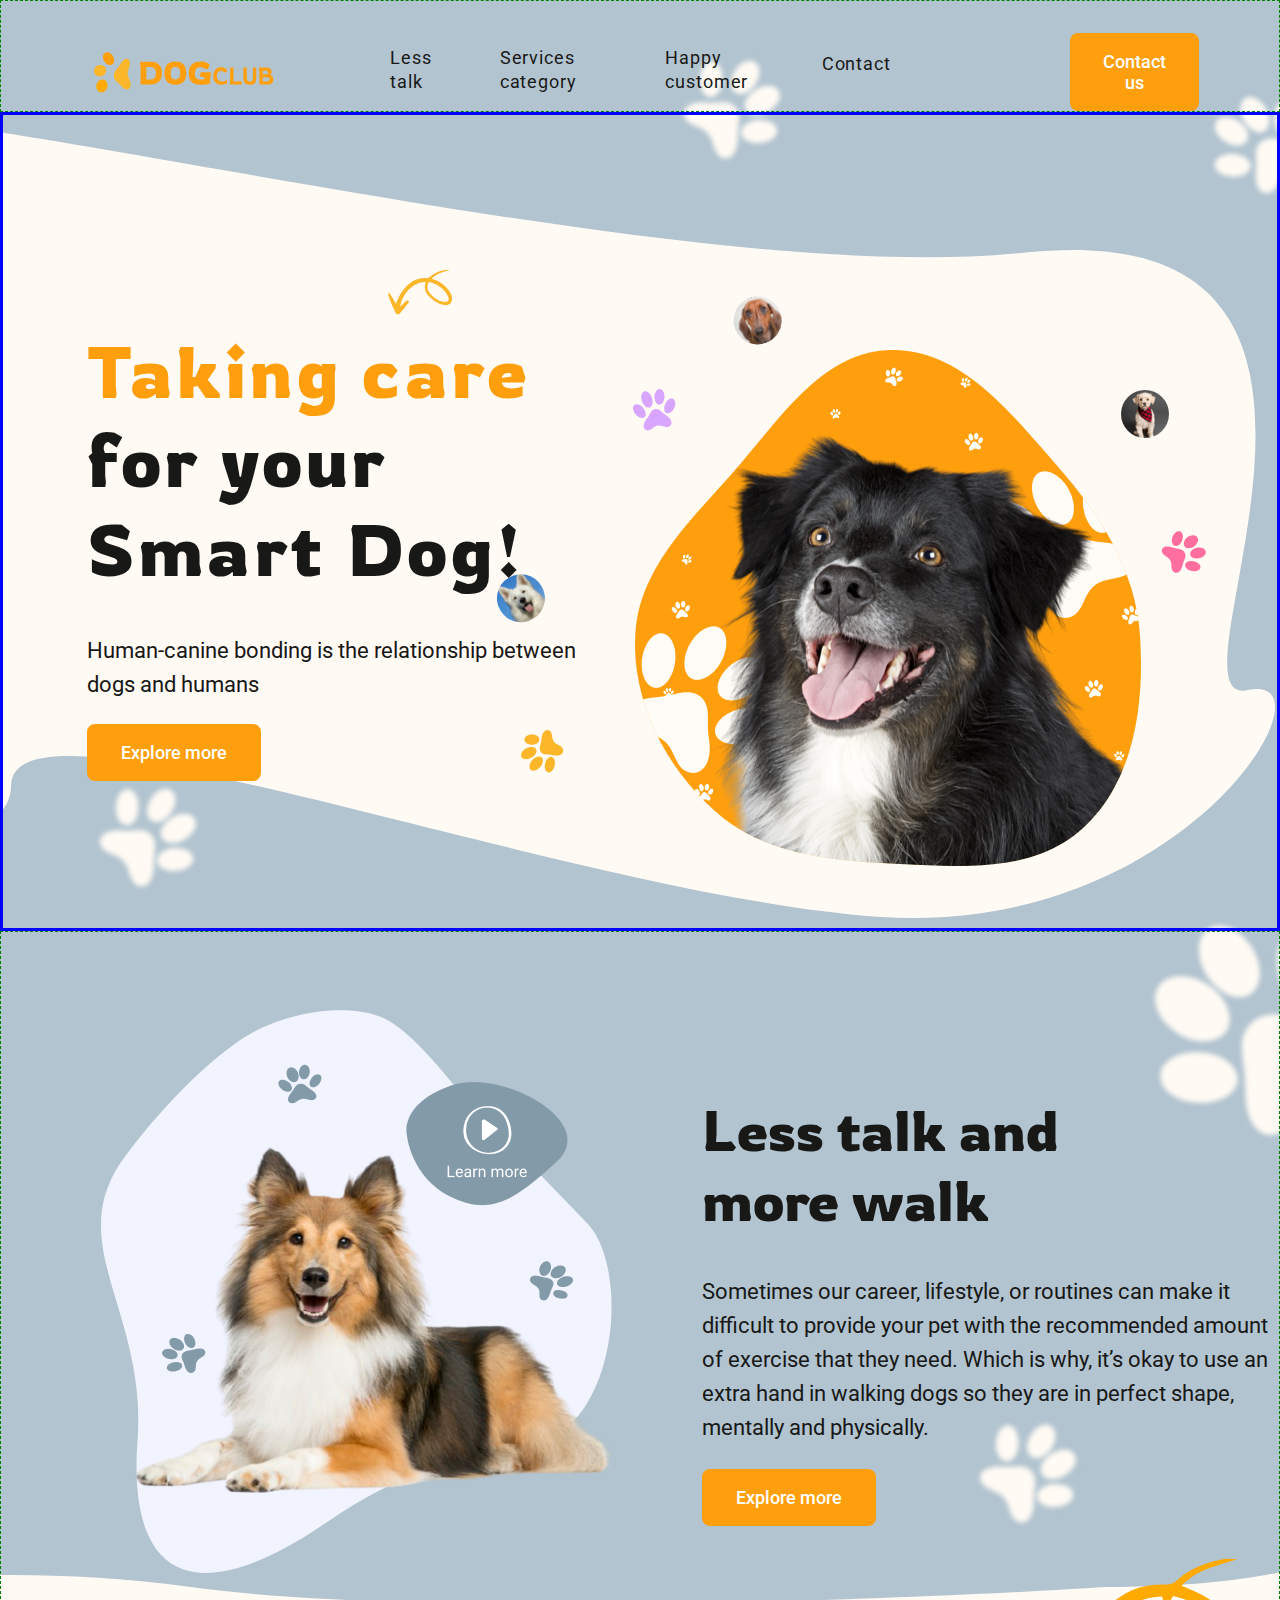
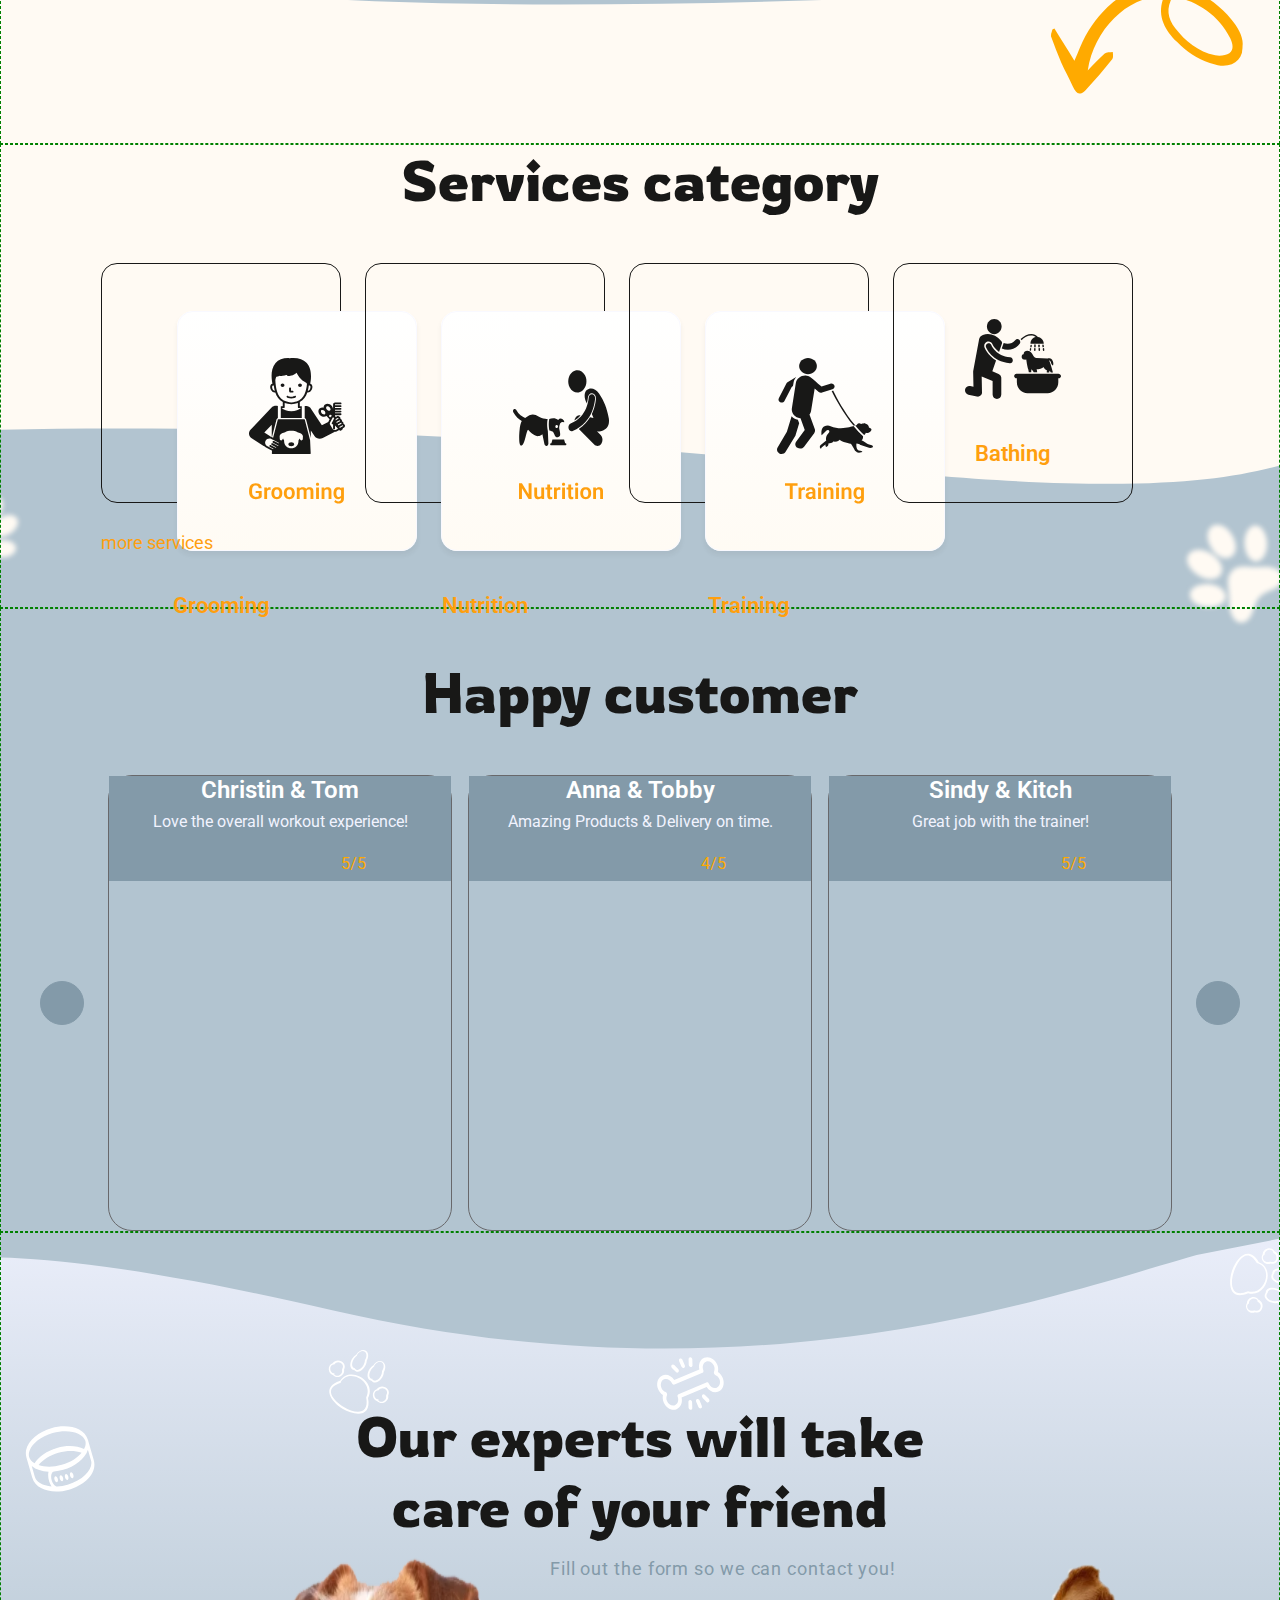
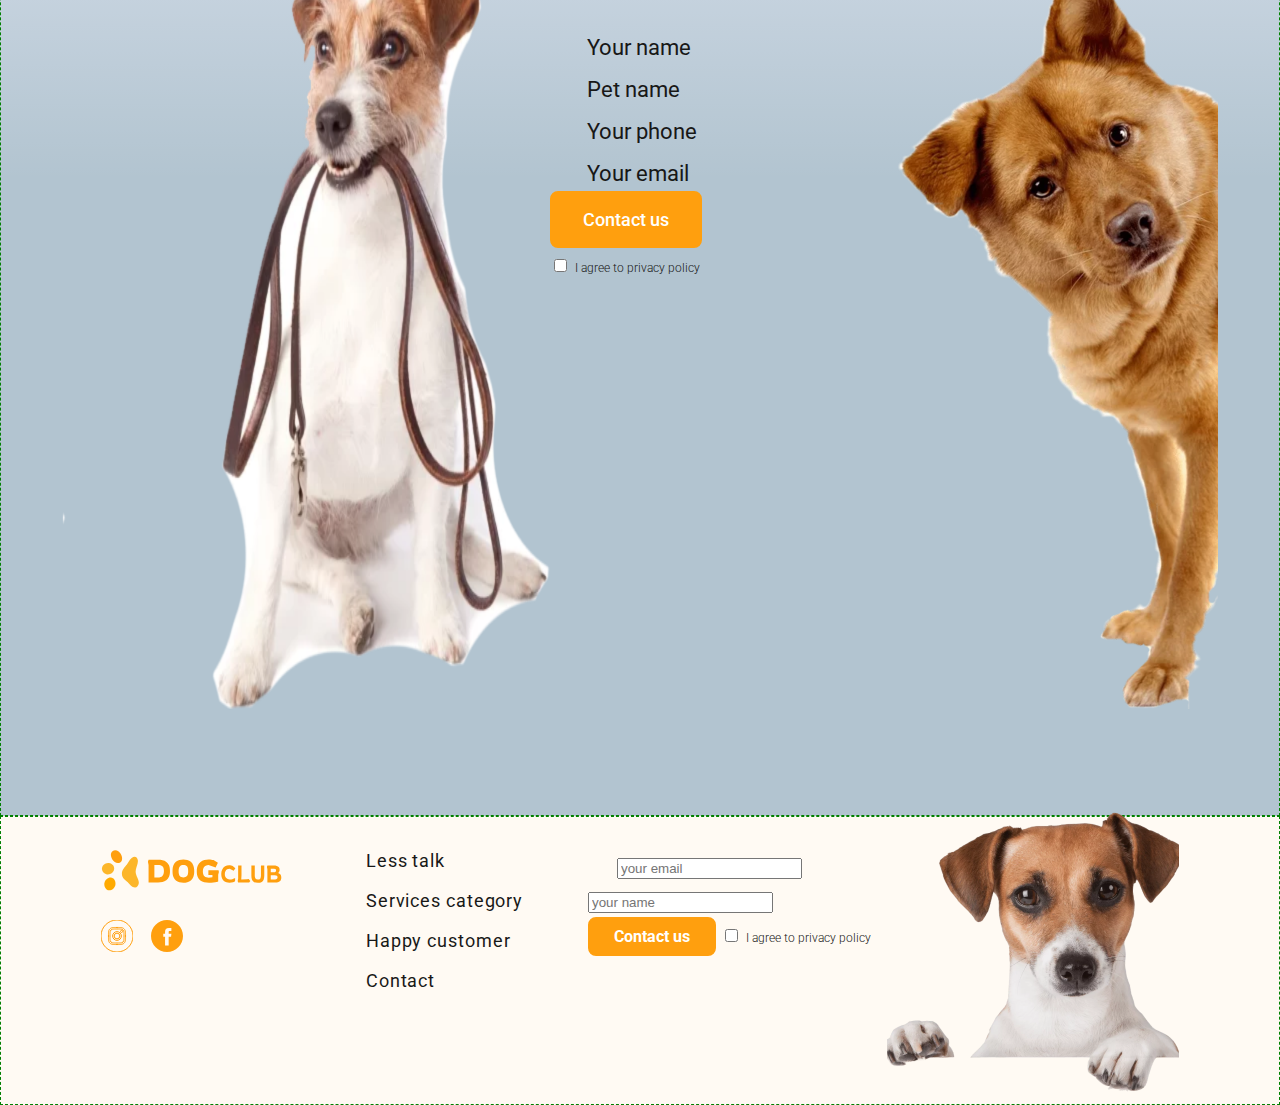
<file: index.html>
<!DOCTYPE html>
<html lang="en">
  <head>
    <meta charset="UTF-8" />
    <meta http-equiv="X-UA-Compatible" content="IE=Edge" />
    <meta name="viewport" content="width=device-width, initial-scale=1.0" />
    <title>Dog club</title>
    <link rel="stylesheet" href="./css/styles.css" />
  </head>
  <body>
    <header class="container header-section">
      <div class="header-container">
        <nav class="header-nav">
          <a href="./index.html">
            <img src="./images/logo-dog-club.svg" alt="Logo Dog club" />
          </a>
          <ul class="header-menu">
            <li>
              <a class="link" href="#less-talk-section">Less talk </a>
            </li>
            <li>
              <a class="link" href="#service-section"> Services category </a>
            </li>
            <li>
              <a class="link" href="#customer-section">Happy customer </a>
            </li>
            <li>
              <a class="link" href="#contact-section">Contact</a>
            </li>
          </ul>
        </nav>
        <div class="header-buttons">
          <a href="#">
            <svg class="header-shopping-cart" width="40" height="40">
              <use href="./images/icons.svg#icon-shopping-cart"></use>
            </svg>
          </a>
          <button class="button-contact modal-btn-open" type="button">
            Contact us
          </button>
        </div>
      </div>
    </header>
    <main>
      <section class="container hero-section">
        <div class="hero-container">
          <div class="hero-content">
            <h1 class="hero-title">
              <span class="accent">Taking care</span> for your
              <span class="accent-capitalize">smart </span>
              <span class="accent-capitalize">dog</span>!
            </h1>
            <p>
              Human-canine bonding is the relationship between dogs and humans
            </p>
            <button class="button-explore" type="button">Explore more</button>
          </div>
          <div class="hero-image">
            <img src="./images/hero-section-dog.png" alt="Black dog" />
            <div>
              <img
                class="hero-background"
                src="./images/hero-section-background.svg"
                alt=""
              />
              <img
                class="hero-background-elements"
                src="./images/hero-section-background-elements.svg"
                alt=""
              />
            </div>
          </div>
        </div>
      </section>
      <section class="container less-talk-section" id="less-talk-section">
        <div class="less-talk-container">
          <img
            class="less-talk-image"
            src="./images/dog-lying.png"
            alt="Lying shetland dog"
          />
          <div>
            <h2 class="less-talk-title section-title">
              Less talk and more walk
            </h2>
            <p class="less-talk-content">
              Sometimes our career, lifestyle, or routines can make it difficult
              to provide your pet with the recommended amount of exercise that
              they need. Which is why, it’s okay to use an extra hand in walking
              dogs so they are in perfect shape, mentally and physically.
            </p>
            <button class="button-explore" type="button">Explore more</button>
          </div>
        </div>
        <!-- <a href="#" class="less-talk-video">
          <img src="./images/less-talk-video.png" alt="Learn more" />
        </a> -->
      </section>
      <section class="container service-section" id="service-section">
        <h2 class="service-title section-title">Services category</h2>
        <ul class="service-list">
          <li>
            <article class="service-article-card">
              <a href="#">
                <img src="./images/frame-grooming.svg" alt="Grooming" />
              </a>
              <p class="service-text">Grooming</p>
            </article>
          </li>
          <li>
            <article class="service-article-card">
              <a href="#">
                <img src="./images/frame-nutrition.svg" alt="Nutrition" />
              </a>
              <p class="service-text">Nutrition</p>
            </article>
          </li>
          <li>
            <article class="service-article-card">
              <a href="#">
                <img src="./images/frame-training.svg" alt="Training" />
              </a>
              <p class="service-text">Training</p>
            </article>
          </li>
          <li>
            <article class="service-article-card">
              <a href="#">
                <img src="./images/frame-bathing.svg" alt="Bathing" />
              </a>
              <p class="service-text">Bathing</p>
            </article>
          </li>
          <li class="service-article-link">
            <a class="service-article-link" href="#">
              <div class="service-link">more services</div>
              <div>
                <svg class="service-arrow" width="40" height="24">
                  <use href="./images/icons.svg#icon-service-arrow"></use>
                </svg>
              </div>
            </a>
          </li>
        </ul>
      </section>
      <section class="container customer-section" id="customer-section">
        <h2 class="customer-title section-title">Happy customer</h2>
        <div class="customer-container">
          <button class="customer-arrow" type="button">
            <svg width="16" height="16">
              <use href="./images/icons.svg#icon-customer-arrow"></use>
            </svg>
          </button>
          <ul class="article-list">
            <li class="article-item">
              <article class="article-card">
                <!-- <img
                src="/images/customer-christin-tom.jpg"
                alt="Christin & Tom"
              /> -->
                <div class="customer-background">
                  <h3 class="customer-name">Christin &amp; Tom</h3>
                  <p class="customer-text">
                    Love the overall workout experience!
                  </p>
                  <div class="customer-grade">
                    <div class="customer-bones-grade">
                      <div>
                        <svg width="32" height="14">
                          <use href="./images/icons.svg#icon-bones-grade"></use>
                        </svg>
                      </div>
                      <div>
                        <svg width="32" height="14">
                          <use href="./images/icons.svg#icon-bones-grade"></use>
                        </svg>
                      </div>
                      <div>
                        <svg width="32" height="14">
                          <use href="./images/icons.svg#icon-bones-grade"></use>
                        </svg>
                      </div>
                      <div>
                        <svg width="32" height="14">
                          <use href="./images/icons.svg#icon-bones-grade"></use>
                        </svg>
                      </div>
                      <div>
                        <svg width="32" height="14">
                          <use href="./images/icons.svg#icon-bones-grade"></use>
                        </svg>
                      </div>
                    </div>
                    <p class="customer-number-grade">5/5</p>
                  </div>
                </div>
              </article>
            </li>
            <li class="article-item">
              <article class="article-card">
                <!-- <img src="./images/customer-anna-tobby.jpg" alt="Anna & Tobby" /> -->
                <div class="customer-background">
                  <h3 class="customer-name">Anna & Tobby</h3>
                  <p class="customer-text">
                    Amazing Products &amp; Delivery on time.
                  </p>
                  <div class="customer-grade">
                    <div class="customer-bones-grade">
                      <div>
                        <svg width="32" height="14">
                          <use href="./images/icons.svg#icon-bones-grade"></use>
                        </svg>
                      </div>
                      <div>
                        <svg width="32" height="14">
                          <use href="./images/icons.svg#icon-bones-grade"></use>
                        </svg>
                      </div>
                      <div>
                        <svg width="32" height="14">
                          <use href="./images/icons.svg#icon-bones-grade"></use>
                        </svg>
                      </div>
                      <div>
                        <svg width="32" height="14">
                          <use href="./images/icons.svg#icon-bones-grade"></use>
                        </svg>
                      </div>
                      <div class="customer-bones-nograde">
                        <svg width="32" height="14">
                          <use href="./images/icons.svg#icon-bones-grade"></use>
                        </svg>
                      </div>
                    </div>
                    <p class="customer-number-grade">4/5</p>
                  </div>
                </div>
              </article>
            </li>
            <li class="article-item">
              <article class="article-card">
                <!-- <img
                src="./images/customer-sindy-kitch.jpg"
                alt="Sindy & Kitch"
              /> -->
                <div class="customer-background">
                  <h3 class="customer-name">Sindy &amp; Kitch</h3>
                  <p class="customer-text">Great job with the trainer!</p>
                  <div class="customer-grade">
                    <div class="customer-bones-grade">
                      <div>
                        <svg width="32" height="14">
                          <use href="./images/icons.svg#icon-bones-grade"></use>
                        </svg>
                      </div>
                      <div>
                        <svg width="32" height="14">
                          <use href="./images/icons.svg#icon-bones-grade"></use>
                        </svg>
                      </div>
                      <div>
                        <svg width="32" height="14">
                          <use href="./images/icons.svg#icon-bones-grade"></use>
                        </svg>
                      </div>
                      <div>
                        <svg width="32" height="14">
                          <use href="./images/icons.svg#icon-bones-grade"></use>
                        </svg>
                      </div>
                      <div>
                        <svg width="32" height="14">
                          <use href="./images/icons.svg#icon-bones-grade"></use>
                        </svg>
                      </div>
                    </div>
                    <p class="customer-number-grade">5/5</p>
                  </div>
                </div>
              </article>
            </li>
          </ul>
          <button class="customer-arrow" type="button">
            <svg width="16" height="16">
              <use href="./images/icons.svg#icon-customer-arrow"></use>
            </svg>
          </button>
        </div>
      </section>
      <section class="container contact-section" id="contact-section">
        <h2 class="contact-title section-title">
          Our experts will take<br />care of your friend
        </h2>
        <div class="contact-container">
          <img src="./images/dog-with-leash.png" alt="Dog with a leash" />
          <div class="contact-form">
            <p class="fill-out-the-form">
              Fill out the form so we can contact you!
            </p>
            <ul class="contact-list">
              <li class="contact-item">
                <svg class="contact-icon" width="32" height="32">
                  <use href="./images/icons.svg#icon-form-man"></use>
                </svg>
                Your name
              </li>
              <li class="contact-item">
                <svg class="contact-icon" width="32" height="32">
                  <use href="./images/icons.svg#icon-form-dog"></use>
                </svg>
                Pet name
              </li>
              <li class="contact-item">
                <svg class="contact-icon" width="32" height="32">
                  <use href="./images/icons.svg#icon-form-phone"></use>
                </svg>
                Your phone
              </li>
              <li class="contact-item">
                <svg class="contact-icon" width="32" height="32">
                  <use href="./images/icons.svg#icon-form-email"></use>
                </svg>
                Your email
              </li>
            </ul>
            <button class="button-contact" type="submit">Contact us</button>
            <div>
              <input
                type="checkbox"
                name="I agree to privacy policy"
                id="i-agree-privacy-policy"
                value="i-agree"
              />
              <label
                for="i-agree-privacy-policy"
                class="privacy-policy-agreement"
              >
                I agree to privacy policy
              </label>
            </div>
          </div>
          <img src="./images/dog-red.png" alt="Red dog" />
        </div>
      </section>
    </main>
    <footer class="container footer-section">
      <div class="footer-container">
        <div class="footer-logo">
          <a class="footer-logo" href="./index.html">
            <img src="./images/logo-dog-club.svg" alt="Logo Dog club" />
          </a>
          <a href="#">
            <svg class="footer-icon-instagram" width="32" height="32">
              <use href="./images/icons.svg#icon-instagram"></use>
            </svg>
          </a>
          <a href="#">
            <svg class="footer-icon-facebook" width="32" height="32">
              <use
                class="footer-icon-facebook"
                href="./images/icons.svg#icon-facebook"
              ></use>
            </svg>
          </a>
        </div>
        <nav>
          <ul class="footer-nav">
            <li><a class="link" href="#less-talk-section">Less talk</a></li>
            <li>
              <a class="link" href="#service-section"> Services category </a>
            </li>
            <li>
              <a class="link" href="#customer-section">
                <span>Happy customer</span>
              </a>
            </li>
            <li><a class="link" href="#contact-section">Contact</a></li>
          </ul>
        </nav>
        <div class="footer-form">
          <ul>
            <li>
              <svg class="contact-icon" width="24" height="24">
                <use href="./images/icons.svg#icon-form-email"></use>
              </svg>
              <input type="email" placeholder="your email" />
            </li>
            <li>
              <input
                type="text"
                placeholder="your name"
                id="name"
                name="name"
                required
                maxlength="30"
              />
            </li>
          </ul>
          <button class="button-contact" type="submit">Contact us</button>
          <input
            type="checkbox"
            name="I agree to privacy policy"
            id="i-agree-privacy-policy"
            value="i-agree"
          />
          <label for="i-agree-privacy-policy" class="privacy-policy-agreement">
            I agree to privacy policy
          </label>
        </div>
      </div>
      <img
        class="footer-image"
        src="./images/footer-section-dog.png"
        alt="Friendly dog"
      />
    </footer>
    <div class="backdrop is-hidden">
      <div class="modal">
        <button class="modal-btn-close" type="button">Close</button>
      </div>
    </div>

    <script src="./js/modal.js"></script>
  </body>
</html>
</file>
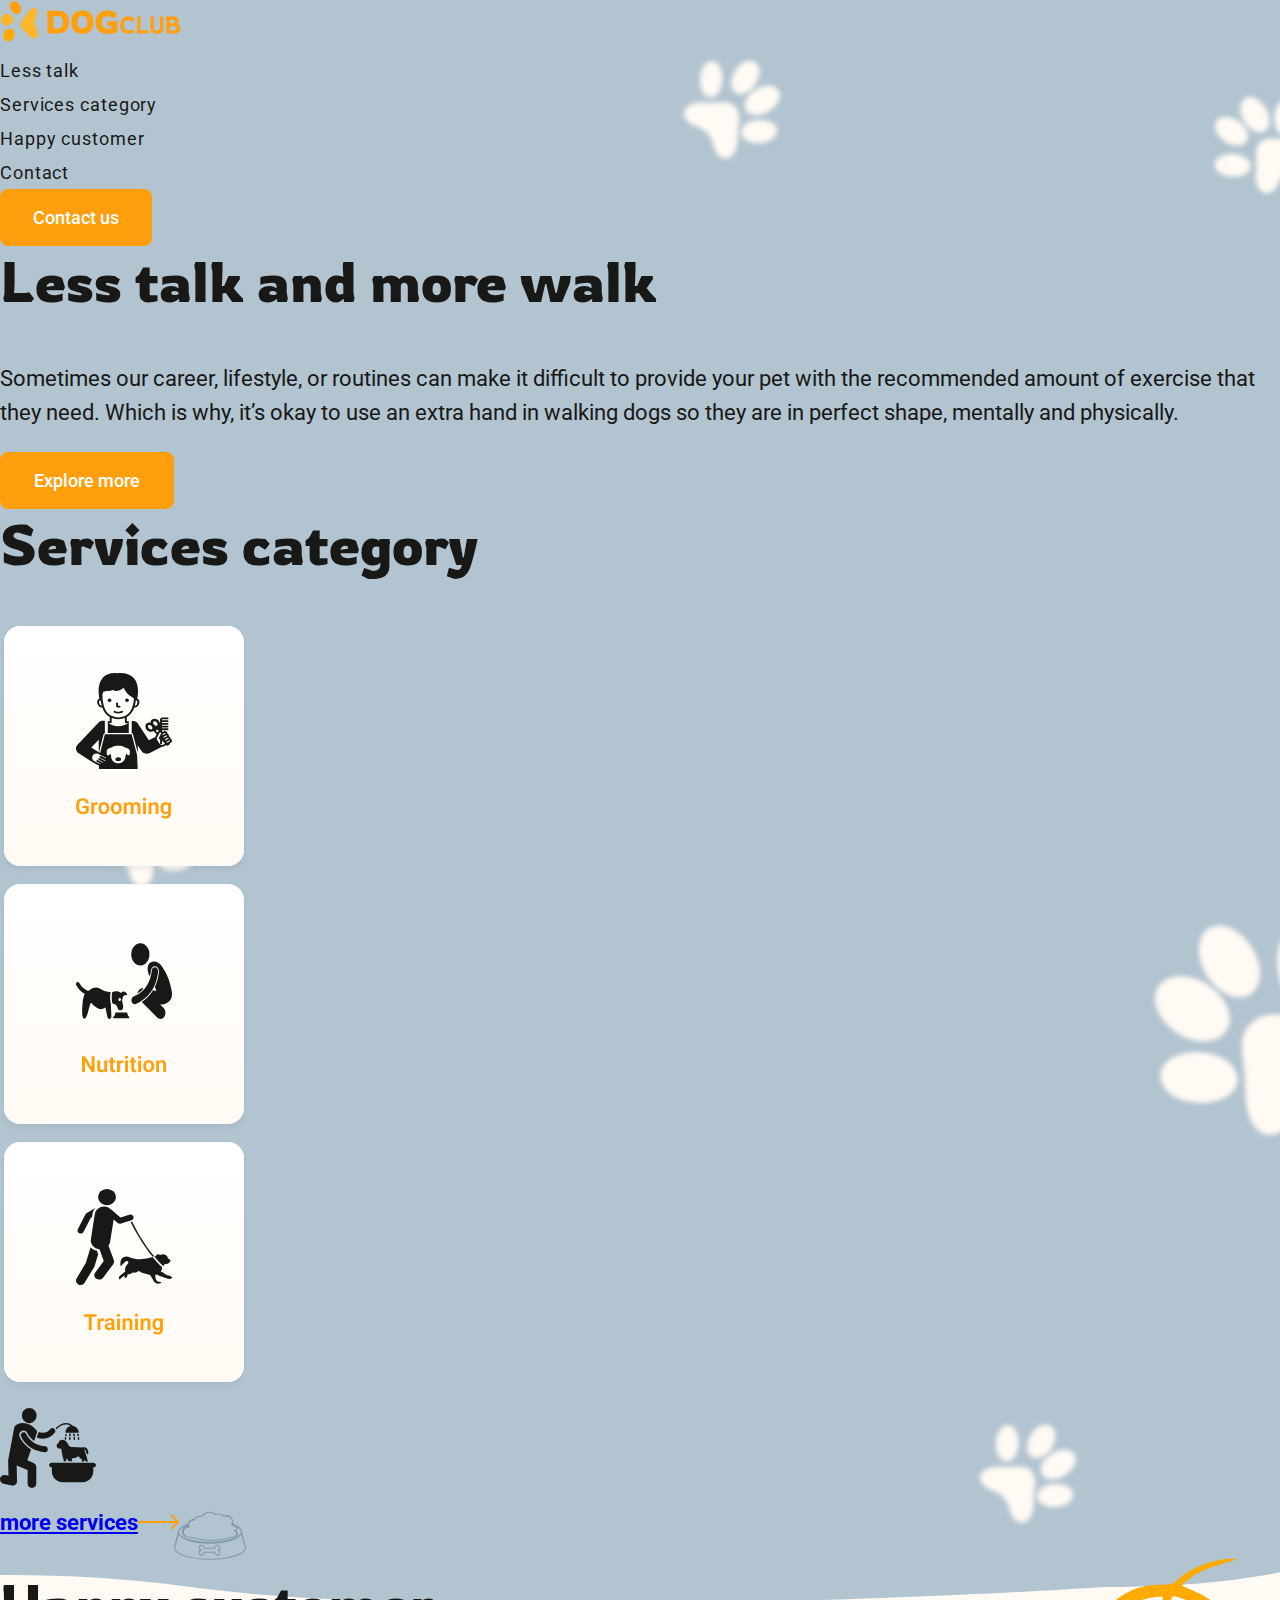
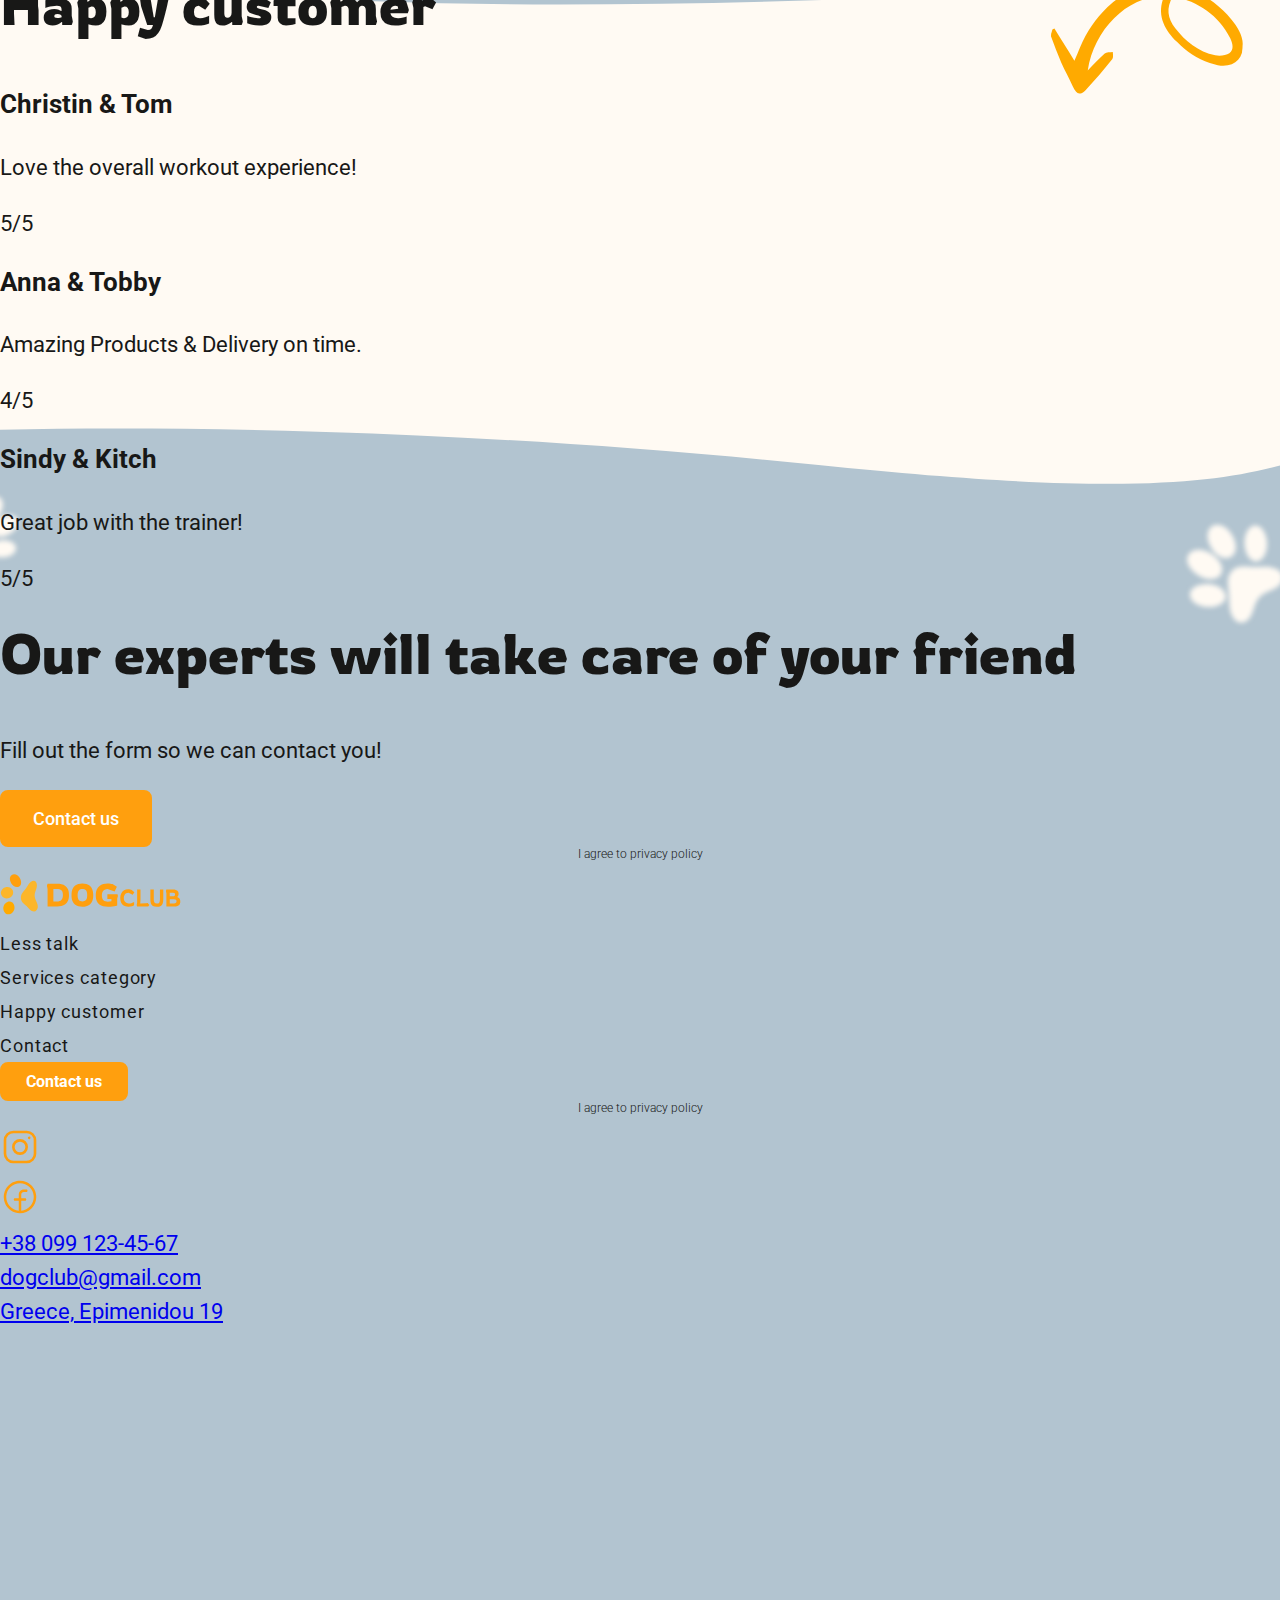
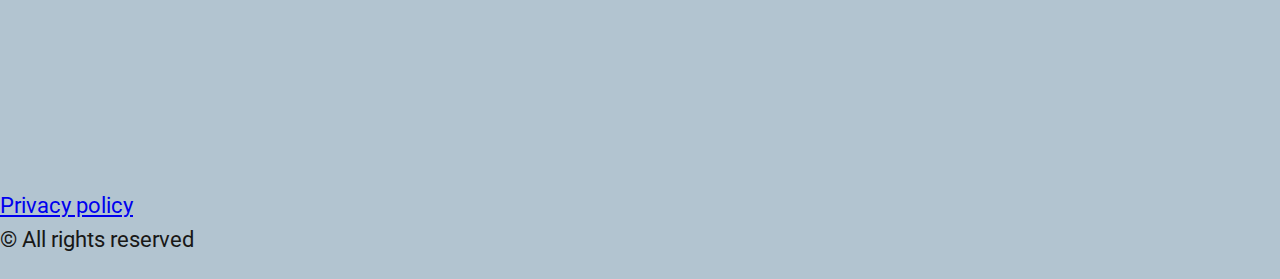
<file: nutrition.html>
<!DOCTYPE html>
<html lang="en">
  <head>
    <meta charset="UTF-8" />
    <meta http-equiv="X-UA-Compatible" content="IE=Edge" />
    <meta name="viewport" content="width=device-width, initial-scale=1.0" />
    <title>Nutrition</title>
    <link rel="preconnect" href="https://fonts.googleapis.com" />
    <link rel="preconnect" href="https://fonts.gstatic.com" crossorigin />
    <link
      href="https://fonts.googleapis.com/css2?family=Roboto:ital,wght@0,100..900;1,100..900&family=Rowdies&display=swap"
      rel="stylesheet"
    />
    <link rel="stylesheet" href="./css/styles.css" />
  </head>
  <body>
    <header>
      <nav>
        <a href="./index.html">
          <img src="./images/logo-dog-club.svg" alt="Logo Dog club" />
        </a>
        <ul>
          <li>
            <a class="link" href="#less-talk-section">Less talk</a>
          </li>
          <li>
            <a class="link" href="#services-category-section">
              Services category
            </a>
          </li>
          <li>
            <a class="link" href="#happy-customer-section">
              <span>Happy customer</span>
            </a>
          </li>
          <li><a class="link" href="#contact-section">Contact</a></li>
        </ul>
        <button class="button-contact" type="button">Contact us</button>
      </nav>
    </header>
    <main>
      <section id="less-talk-section">
        <h2 class="section-title">Less talk and more walk</h2>
        <p>
          Sometimes our career, lifestyle, or routines can make it difficult to
          provide your pet with the recommended amount of exercise that they
          need. Which is why, it’s okay to use an extra hand in walking dogs so
          they are in perfect shape, mentally and physically.
        </p>
        <button class="button-explore" type="button">Explore more</button>
      </section>
      <section id="services-category-section">
        <h2 class="section-title">Services category</h2>
        <ul>
          <li>
            <a href="#">
              <img src="./images/frame-grooming.svg" alt="Grooming" />
            </a>
          </li>
          <li>
            <a href="#">
              <img src="./images/frame-nutrition.svg" alt="Nutrition" />
            </a>
          </li>
          <li>
            <a href="#">
              <img src="./images/frame-training.svg" alt="Training" />
            </a>
          </li>
          <li>
            <a href="#">
              <img src="./images/frame-bathing.svg" alt="Bathing" />
            </a>
          </li>
        </ul>
        <h4>
          <a href="#">
            more services<img src="./images/arrow.svg" alt="more services" />
          </a>
        </h4>
      </section>
      <section id="happy-customer-section">
        <h2 class="section-title">Happy customer</h2>
        <ul>
          <li>
            <article>
              <h3>Christin & Tom</h3>
              <p>Love the overall workout experience!</p>
              <p>5/5</p>
            </article>
          </li>
          <li>
            <article>
              <h3>Anna & Tobby</h3>
              <p>Amazing Products & Delivery on time.</p>
              <p>4/5</p>
            </article>
          </li>
          <li>
            <article>
              <h3>Sindy & Kitch</h3>
              <p>Great job with the trainer!</p>
              <p>5/5</p>
            </article>
          </li>
        </ul>
      </section>
      <section id="contact-section">
        <h2 class="section-title">Our experts will take care of your friend</h2>
        <p>Fill out the form so we can contact you!</p>
        <button class="button-contact" type="submit">Contact us</button>
        <p class="privacy-policy-agreement">I agree to privacy policy</p>
      </section>
    </main>
    <footer>
      <nav>
        <a href="./index.html">
          <img src="./images/logo-dog-club.svg" alt="Logo Dog club" />
        </a>
        <ul>
          <li><a class="link" href="#less-talk-section">Less talk</a></li>
          <li>
            <a class="link" href="#services-category-section">
              Services category
            </a>
          </li>
          <li>
            <a class="link" href="#happy-customer-section"
              ><span>Happy customer</span></a
            >
          </li>
          <li><a class="link" href="#contact-section">Contact</a></li>
        </ul>
      </nav>
      <button class="button-contact" type="submit">Contact us</button>
      <p class="privacy-policy-agreement">I agree to privacy policy</p>
      <address>
        <ul>
          <li>
            <a href="#">
              <img src="./images/logo-instagram.svg" alt="Logo Instagram" />
            </a>
          </li>
          <li>
            <a href="#">
              <img src="./images/logo-facebook.svg" alt="Logo Facebook" />
            </a>
          </li>
          <li><a href="tel:+380991234567">+38 099 123-45-67</a></li>
          <li><a href="mailto:dogclub@gmail.com">dogclub@gmail.com</a></li>
          <li>
            <a href="https://maps.app.goo.gl/2WGGyRuWL5ZSdYtBA" target="_blank">
              Greece, Epimenidou 19
            </a>
          </li>
          <li>
            <iframe
              src="https://www.google.com/maps/embed?pb=!1m18!1m12!1m3!1d575.3237149880424!2d25.13715505862169!3d35.342679668355856!2m3!1f0!2f0!3f0!3m2!1i1024!2i768!4f13.1!3m3!1m2!1s0x149a5a2df4adc303%3A0x5383b54a57a7158a!2zRXBpbWVuaWRvdSAxOSwgSXJha2xpbyA3MTIgMDIsINCT0YDQtdGG0LjRjw!5e0!3m2!1sru!2sua!4v1750465021475!5m2!1sru!2sua"
              width="800"
              height="450"
              style="border: 0"
              allowfullscreen=""
              loading="lazy"
              referrerpolicy="no-referrer-when-downgrade"
            ></iframe>
          </li>
        </ul>
        <a href="#" target="_blank">Privacy policy</a>
        <p>&copy; All rights reserved</p>
      </address>
    </footer>
  </body>
</html>
</file>
<file: css/styles.css>
@font-face {
    font-display: swap;
    font-family: 'Rowdies';
    font-weight: 400;
    src: url('../fonts/rowdies-v18-latin-regular.woff2') format('woff2');
}

@font-face {
    font-display: swap;
    font-family: 'Roboto';
    font-weight: 300;
    src: url('../fonts/roboto-v48-latin-300.woff2') format('woff2');
}

@font-face {
    font-display: swap;
    font-family: 'Roboto';
    font-weight: 400;
    src: url('../fonts/roboto-v48-latin-regular.woff2') format('woff2');
}

@font-face {
    font-display: swap;
    font-family: 'Roboto';
    font-weight: 500;
    src: url('../fonts/roboto-v48-latin-500.woff2') format('woff2');
}


@font-face {
    font-display: swap;
    font-family: 'Roboto';
    font-weight: 600;
    src: url('../fonts/roboto-v48-latin-600.woff2') format('woff2');
}


@font-face {
    font-display: swap;
    font-family: 'Roboto';
    font-weight: 700;
    src: url('../fonts/roboto-v48-latin-700.woff2') format('woff2');
}

:root {
    --color-brand: #FF9F0E;
    --color-brand-light: #FCB62A;
    --color-black: #181817;
    --color-white: #ffffff;
    --color-s2: #fffaf3;
    --color-s3: #f1f3ff;
    --color-s4: #839aa9;
    --color-s5: #f9f9ff;
    --color-s6: #d9a6ff;
    --color-s7: #ffaa00;
}

/* Base */
* {
    box-sizing: border-box;
}

body {
    color: var(--color-black);
    font-family: 'Roboto', sans-serif;
    font-size: 22px;
    font-weight: 400;
    line-height: 1.545;
    text-align: left;
    margin: 0;
    background-color: #b2c4d0; /* Set var(--color-white) */
    background-image: url('../images/background.svg');
    background-repeat: no-repeat;
    background-position: center 43px;
}

h1, h2, h3, h4, h5, h6, p {
    margin-top: 0;
}

a {
    display: inline-block;
}

ul {
    margin: 0;
    padding: 0;
    list-style-type: none;
}

address {
    font-style: normal;
}

/* Buttons */
.button-contact {
    color: #FFFFFF;
    background-color: var(--color-brand);
    border: 2px solid var(--color-brand);
    border-radius: 8px;
    cursor: pointer;
    font-family: inherit;
    font-size: 18px;
    font-weight: 500;
    line-height: 1.167;
    text-align: center;
    padding: 16px 31px;
    transition-duration: .2s;
    transition-property: background-color, border-color;
    transition-timing-function: ease-in-out;
}

.button-contact:hover {
    background-color: var(--color-brand-light);
    border: 2px solid var(--color-brand-light);
}

.button-explore {
    color: #FFFFFF;
    background-color: var(--color-brand);
    border: 2px solid var(--color-brand);
    border-radius: 8px;
    cursor: pointer;
    font-family: inherit;
    font-size: 18px;
    font-weight: 500;
    line-height: 1.167;
    text-align: center;
    padding: 16px 32px;
    transition-duration: .2s;
    transition-property: background-color, border-color;
    transition-timing-function: ease-in-out;
}

.button-explore:hover {
    background-color: var(--color-brand-light);
    border: 2px solid var(--color-brand-light);
}

footer .button-contact {
    font-size: 16px;
    font-weight: 700;
    line-height: 1.1875;
    text-align: center;
    padding: 8px 24px;
    transition-duration: .2s;
    transition-property: background-color, border-color;
    transition-timing-function: ease-in-out;
}

/* Link */
.link {
    color: var(--color-black);
    text-decoration: none;
    font-size: 18px;
    font-weight: 400;
    line-height: 1.333;
    letter-spacing: .05em;
    text-align: left;
}

.link:hover {
    color: var(--color-brand);
    /* font-weight: 700; */
}

.container {
    margin: 0 auto;
    width: 100%;
    max-width: 1440px;
    padding: 0 16px;
    border: 1px dashed green; /* DELETE */
}

/* header */
.header-nav > a {
    line-height: normal;
    font-size: 1px;
}

.header-section {
    padding: 32px 80px 0 92px;
    display: flex;
}

.header-container {
    display: flex;
    align-items: center;
    gap: 115px;
}

.header-container > a {
    display: flex;
    line-height: normal;
    font-size: 1px;
}

.header-nav {
    display: flex;
    align-items: center;
    flex-grow: 1;
    gap: 115px;
}

.header-menu {
    display: flex;
    gap: 53px;
    flex-grow: 1;
    justify-content: center;
}

.header-buttons {
    display: flex;
    align-items: center;
    gap: 24px;
}

.header-shopping-cart {
    fill: var(--color-brand);
}

.header-shopping-cart:hover {
    fill: var(--color-brand-light);
}

/* hero-section */
.hero-section {
    padding: 212px 118px 52px 84px;
    border: 3px solid blue; /* DELETE */
    position: relative;
}

.hero-title {
    color: var(--color-black);
    font-family: Rowdies, sans-serif;
    font-size: 72px;
    font-weight: 400;
    line-height: 1.236;
    letter-spacing: .05em;
    text-align: left;
    margin-bottom: 40px;
}

.hero-title .accent {
    color: var(--color-brand);
}

.hero-title .accent-capitalize {
    text-transform: capitalize
}

.hero-container {
    display: flex;
    justify-content: space-between;
    padding-right: 18px;
}

.hero-content {
    max-width: 635px;
}

.hero-content > p {
    max-width: 494px;
}

.hero-image {
    position: relative;
    padding-top: 23px;
}

.hero-background {
    position: absolute;
    top: -217px;
    right: -134px;
    z-index: -1;
}

.hero-background-elements {
    position: absolute;
    top: -61px;
    left: -248px;
}

.section-title {
    color: var(--color-black);
    font-family: Rowdies, sans-serif;
    font-size: 56px;
    font-weight: 400;
    line-height: 1.25;
    text-align: left;
}

/* Less talk section */
.less-talk-section {
    padding: 8px 0 100px 0;
}

.less-talk-container {
    /* width: 100%;
    max-width: 640px; */
    display: flex;
    gap: 24px;
}

.less-talk-image {
    margin-left: -59px;
}

.less-talk-title {
    margin: 155px 0 40px 0;
    max-width: 430px;
}

.less-talk-content {
    max-width: 640px;
    margin-bottom: 24px;
}

/* .less-talk-video {
    padding-left: 200px; /* Should be corrected
} */

/* .less-talk-video::hover {
    cursor: pointer;
} */

/* Service section */
/* .service-container {
    width: 100%;
    max-width: 1228px;
} */

.service-section {
    padding-bottom: 48px;
}

.service-title {
    text-align: center;
    margin-bottom: 48px;
}

.service-list {
    display: flex;
    gap: 24px;
    flex-wrap: wrap;
    margin: 0 96px 0 84px;
}

.service-article-card {
    border-radius: 16px;
    border: 1px solid var(--color-black); /* Should be --color-s5*/
    padding: 47px 71px;
    width: 240px;
    height: 240px;
    cursor: pointer;
    background: linear-gradient(var(--color-white), ​#fffbf4);
    transition-duration: .2s;
    transition-property: color, background-color, border-color, box-shadow;
    transition-timing-function: ease-in-out;
}

.service-article-card:hover {
    box-shadow: 0px 4px 4px 0px rgba(24, 24, 23, 0.05);
}

.service-text {
    color: var(--color-brand);
    font-size: 22px;
    font-weight: 600;
    line-height: 1.1818;
    text-align: center;
    margin: 0 0;
    padding-top: 24px;
}

.service-article-link {
    display: flex;
    align-items: center;
    align-self: flex-end;
    font-size: 18px;
    text-decoration: none;
    gap: 8px;
}

.service-link {
    color: var(--color-brand);
    font-size: 18px;
    line-height: 1;
}

.service-arrow {
    fill: var(--color-brand);
}

/* Customer section*/
/* .customer-container {
    width: 100%;
    max-width: 1220px;
} */

.customer-section {
    padding: 48px 0 0 0;
}

.customer-title {
    text-align: center;
    margin: 0 auto 48px;
}

.customer-container {
    display: flex;
    justify-content: center;
    align-items: center;
    gap: 24px;
}

.article-list {
    display: flex;
    flex-wrap: wrap;
    gap: 16px;
}

.article-item {
    flex-basis: calc((100% - 32px) / 3);
}

.article-card {
    border-radius: 24px;
    border: 1px solid #68686b;
    width: 344px;
    height: 456px;
}

.customer-name {
    color: var(--color-white);
    margin-bottom: 8px;
    font-size: 24px;
    font-weight: 600;
    line-height: 1.167;
    text-align: center;
    background-color: var(--color-s4);
}

.customer-text {
    color: var(--color-s3);
    font-size: 16px;
    font-weight: 400;
    line-height: 1.1875;
    text-align: center;
    background-color: var(--color-s4);
}

.customer-grade {
    display: flex;
    align-items: center;
    gap: 40px;
}

.customer-bones-grade {
    display: flex;
    gap: 8px;
    fill: var(--color-s7);
}

.customer-bones-nograde {
    display: flex;
    align-items: center;
    gap: 8px;
    fill: var(--color-s3);
}

.customer-number-grade {
    color: var(--color-s7);
    font-size: 16px;
    font-weight: 400;
    line-height: 1.1875;
    text-align: left;
    margin: 0 0;
}

.customer-background { /* DELETE */
    background-color: var(--color-s4);
}

.customer-arrow {
    display: flex;
    justify-content: center;
    align-items: center;
    width: 44px;
    height: 44px;
    padding: 0;
    fill: var(--color-white);
    background-color: var(--color-s4);
    border-radius: 50%;
    border: 1px solid var(--color-s4);
    cursor: pointer;
}

.customer-arrow:hover {
    fill: var(--color-white);
    background-color: var(--color-brand);
    border: 1px solid var(--color-brand);
}

/* Contact section */
.contact-section {
    padding: 168px 0 106px 0;
    background-image: url('..//images/contact-section-background.svg');
    background-repeat: no-repeat;
    background-position: center -66px;
}

.contact-title {
    margin-bottom: 16px;
    text-align: center;
}

.contact-container {
    display: flex;
    justify-content: center;
}

.fill-out-the-form {
    color: var(--color-s4);
    font-size: 18px;
    font-weight: 400;
    line-height: 1.333;
    letter-spacing: .05em;
    text-align: center;
    margin-bottom: 42px;
}

/* .contact-list {
    display: flex;
    flex-direction: column;
} */

/* .contact-item {
    flex-basis: 600px;
} */

.contact-icon {
    fill: var(--color-brand);
}

/* Footer */
/* .footer-container {
    width: 100%;
    max-width: 945px;
} */

.footer-section {
    display: flex;
    gap: 16px;
    justify-content: space-between;
    padding: 32px 100px 0 100px;
    background: var(--color-s2);
    background-repeat: no-repeat;
}

.footer-container {
    display: flex;
    gap: 16px;
    flex-grow: 1;
    justify-content: space-between;
    padding-bottom: 50px;
}

.footer-logo {
    line-height: 1;
    margin-bottom: 24px;
    max-width: 200px;
}

.footer-nav {
    display: flex;
    flex-direction: column;
    gap: 16px;
    line-height: 1;
}

/* .footer-form {
    flex-basis: 50%;
} */

.privacy-policy-agreement {
    font-size: 12px;
    font-weight: 300;
    line-height: 1.167;
    text-align: center;
}

.footer-icon-instagram {
    fill: transparent;
    margin-right: 13px;
    stroke: var(--color-brand);
    transition-property: color, background-color, border-color;
    transition-duration: .2s;
    transition-timing-function: ease-in-out;
}

.footer-icon-instagram:hover {
    fill: transparent;
    stroke: var(--color-brand-light);
}

.footer-icon-facebook {
    transition-property: color, background-color, border-color;
    transition-duration: .2s;
    transition-timing-function: ease-in-out;
    fill: var(--color-brand);
}

.footer-icon-facebook:hover {
    fill: var(--color-brand-light);
}

.footer-image {
    margin-top: -50px;
}

/* Modal */
.backdrop {
    position: fixed;
    top: 0;
    left: 0;
    bottom: 0;
    right: 0;
    display: flex;
    align-items: center;
    justify-content: center;
    background-color: rgba(24, 24, 23, 0.4);
}

.backdrop.is-hidden {
    opacity: 0;
    visibility: hidden;
    pointer-events: none;
}

.modal {
    position: relative;
    width: 880px;
    height: 880px;
    background-color: var(--color-s2);
    border-radius: 32px;
}

.modal-btn-close {
    position: absolute;
    top: 40px;
    right: 40px;
}
</file>
